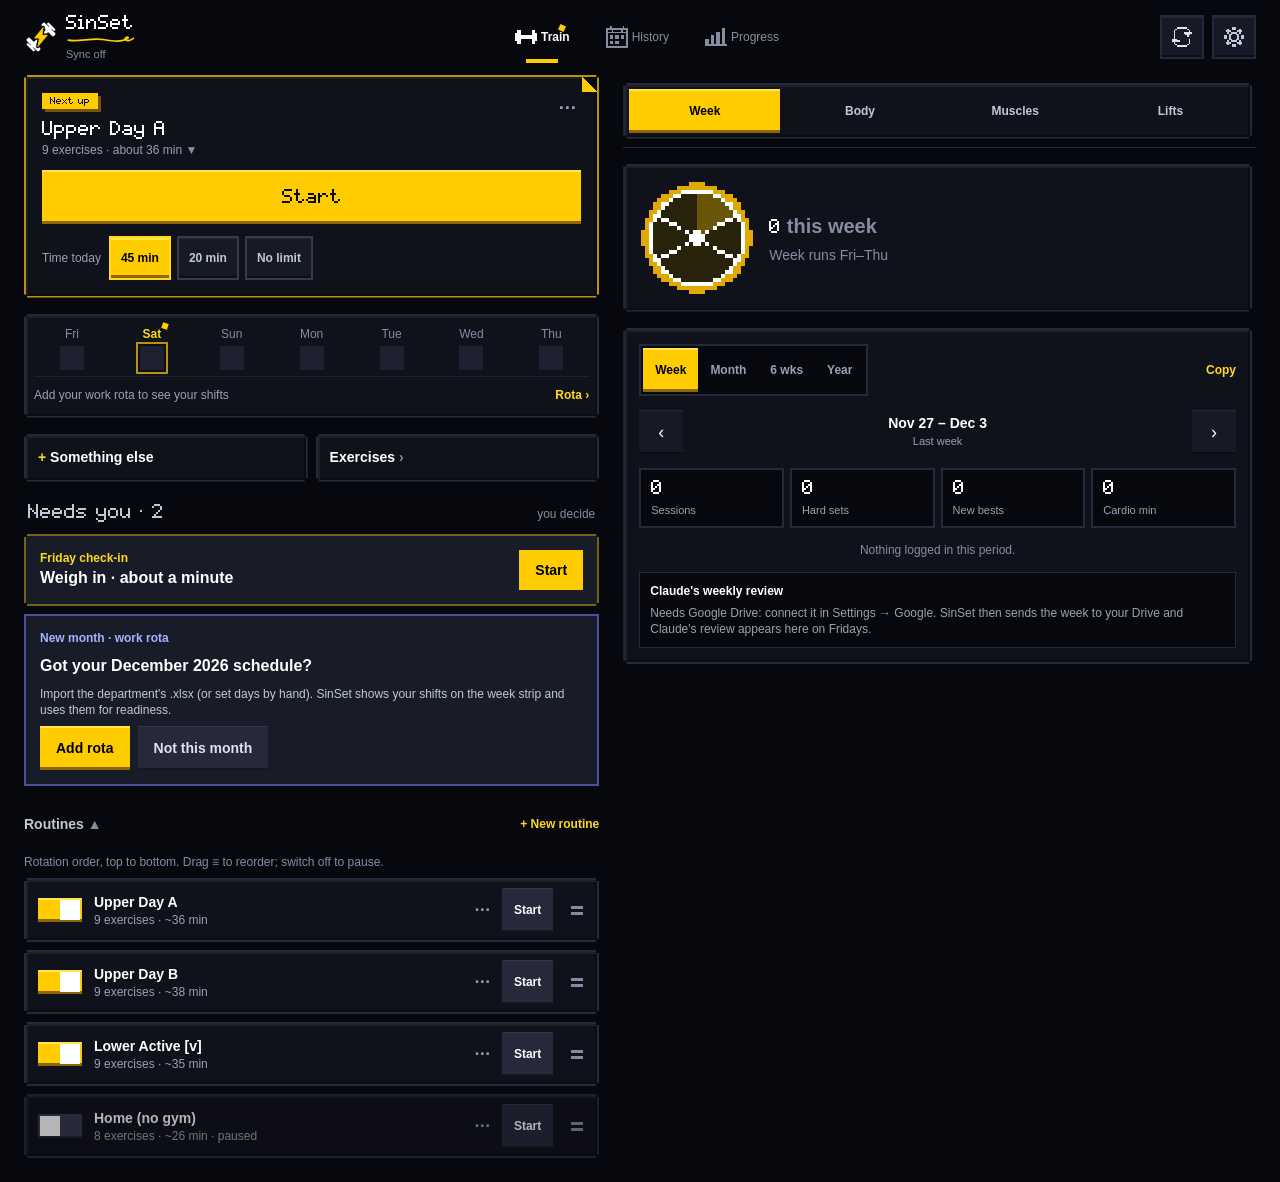
<file: index.html>
<!DOCTYPE html>
<html lang="en" class="dark">
<head>
  <meta charset="UTF-8" />
  <meta name="viewport" content="width=device-width, initial-scale=1.0, viewport-fit=cover" />
  <meta name="theme-color" content="#07080d" />
  <meta name="mobile-web-app-capable" content="yes" />
  <meta name="apple-mobile-web-app-capable" content="yes" />
  <meta name="apple-mobile-web-app-status-bar-style" content="black-translucent" />
  <script>
    // iPhone home-screen app: black-translucent draws white status-bar text over the page, which is
    // unreadable on Paper's light background. iOS reads this tag at launch, so pick it before anything
    // renders (a change of interface applies from the next launch).
    try { if (localStorage.getItem("orange_ui") === "paper") document.querySelector('meta[name="apple-mobile-web-app-status-bar-style"]').setAttribute("content", "default"); } catch (e) {}
  </script>
  <meta name="apple-mobile-web-app-title" content="SinSet" />
  <title>SinSet</title>
  <link rel="manifest" href="manifest.webmanifest" />
  <link rel="icon" href="icons/icon-192.png" />
  <link rel="apple-touch-icon" href="icons/apple-touch-icon.png" />
  <link rel="stylesheet" href="assets/app-f28f7f95b3.css" />
  <script type="module" src="assets/app-QM3IBLAJ.js"></script>
</head>
<body>
  <!-- build 10.0.0 -->
  <div id="root"></div>
  <noscript>SinSet needs JavaScript.</noscript>
</body>
</html>
</file>
